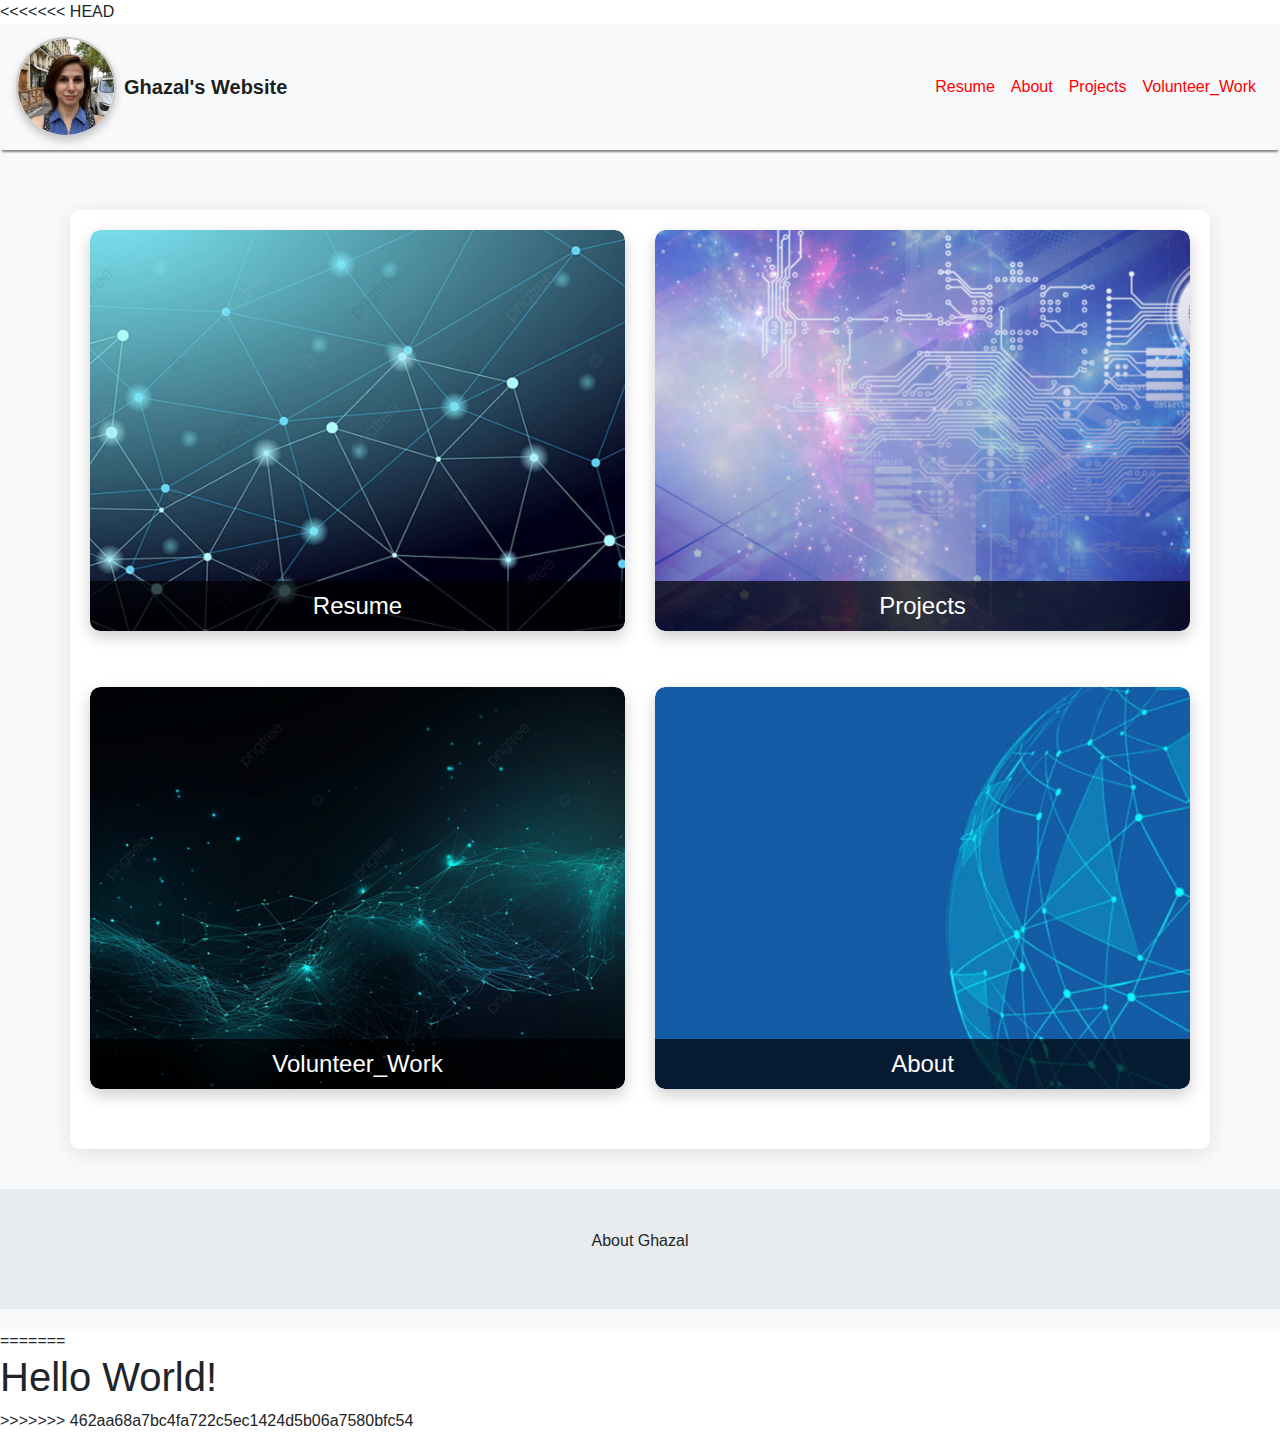
<file: index.html>
<!DOCTYPE html>
<html lang="en">
    <head>
        <meta charset="UTF-8">
        <meta name="viewport" content="width=device-width, initial-scale=1.0">
        <meta http-equiv="X-UA-Compatible" content="ie=edge">
        <title>Ghazal Resume Project</title>
        <link rel = "stylesheet" href = "styles.css">
<<<<<<< HEAD
        <link rel="stylesheet" href="https://maxcdn.bootstrapcdn.com/bootstrap/4.5.2/css/bootstrap.min.css">

    </head>
    <body>
        <header>
            <nav class="navbar navbar-expand-lg navbar-light bg-light">
                <a class="navbar-brand" href="#">
                    <div class="d-flex align-items-center">
                        <div class="circle-logo">
                            <img src="Images/IMG_3440.jpeg" alt="Logo" class="logo-image">
                        </div>
                        <span class="ml-2">Ghazal's Website</span>
                    </div>
                </a>                
                <button class="navbar-toggler" type="button" data-toggle="collapse" data-target="#navbarNav" aria-controls="navbarNav" aria-expanded="false" aria-label="Toggle navigation">
                    <span class="navbar-toggler-icon"></span>
                </button>
                <div class="collapse navbar-collapse" id="navbarNav">
                    <ul class="navbar-nav ml-auto">
                        <li class="nav-item">
                            <a class="nav-link" href="Resume.html">Resume</a>
                        </li>
                        <li class="nav-item">
                            <a class="nav-link" href="#About">About</a>
                        </li>
                        <li class="nav-item">
                            <a class="nav-link" href="Projects.html">Projects</a>
                        </li>
                        <li class="nav-item">
                            <a class="nav-link" href="Volunteer.html">Volunteer_Work</a>
                        </li>
                    </ul>
                </div>
            </nav>
        </header>
        <main>
            
            <section id="Pictures">
                <div class="container">
                    <div class="row">
                        <div class="col-md-6 mb-4">
                            <figure class="image-wrapper">
                                <a href="Resume.html">
                                    <img src="Images/Screenshot 2024-10-21 at 2.19.22 PM.png" class="img-fluid" alt="Image1">
                                <figcaption class="text-center mt-2">Resume</figcaption> 
                                </a>
                            </figure>
                        </div>
                        <div class="col-md-6 mb-4">
                            <figure class="image-wrapper">
                                <a href="Projects.html">
                                    <img src="Images/Screenshot 2024-10-21 at 2.19.51 PM.png" class="img-fluid" alt="Image2">
                                <figcaption class="text-center-2">Projects</figcaption>
                                </a>
                            </figure>
                        </div>
                    </div>
                    <div class="row mt-3">
                        <div class="col-md-6 mb-4">
                            <figure class="image-wrapper">
                                <a href="Volunteer.html">
                                    <img src="Images/Screenshot 2024-10-21 at 2.20.12 PM.png" class="img-fluid" alt="Image3">
                                <figcaption class="text-center mt-2">Volunteer_Work</figcaption>
                                </a>
                            </figure>
                        </div>
                        <div class="col-md-6 mb-4">
                            <figure class="image-wrapper">
                                <a href="#About">
                                    <img src="Images/Screenshot 2024-10-21 at 2.20.26 PM.png" class="img-fluid" alt="Image4">
                                <figcaption class="text-center mt-2">About</figcaption>
                                </a>
                            </figure>
                        </div>
                    </div>
                </div>
            </section>
            <section id="About">
                <div class="container">
                    <p>About Ghazal</p>
                </div>
            </section>
        </main>
        <script src="https://ajax.googleapis.com/ajax/libs/jquery/3.5.1/jquery.min.js"></script>
        <script src="https://cdnjs.cloudflare.com/ajax/libs/popper.js/1.16.0/umd/popper.min.js"></script>
        <script src="https://maxcdn.bootstrapcdn.com/bootstrap/4.5.2/js/bootstrap.min.js"></script>

    </body>
=======
    </head>
    <body>
        <h1>Hello World!</h1>
    </body>
</html>
>>>>>>> 462aa68a7bc4fa722c5ec1424d5b06a7580bfc54
</file>
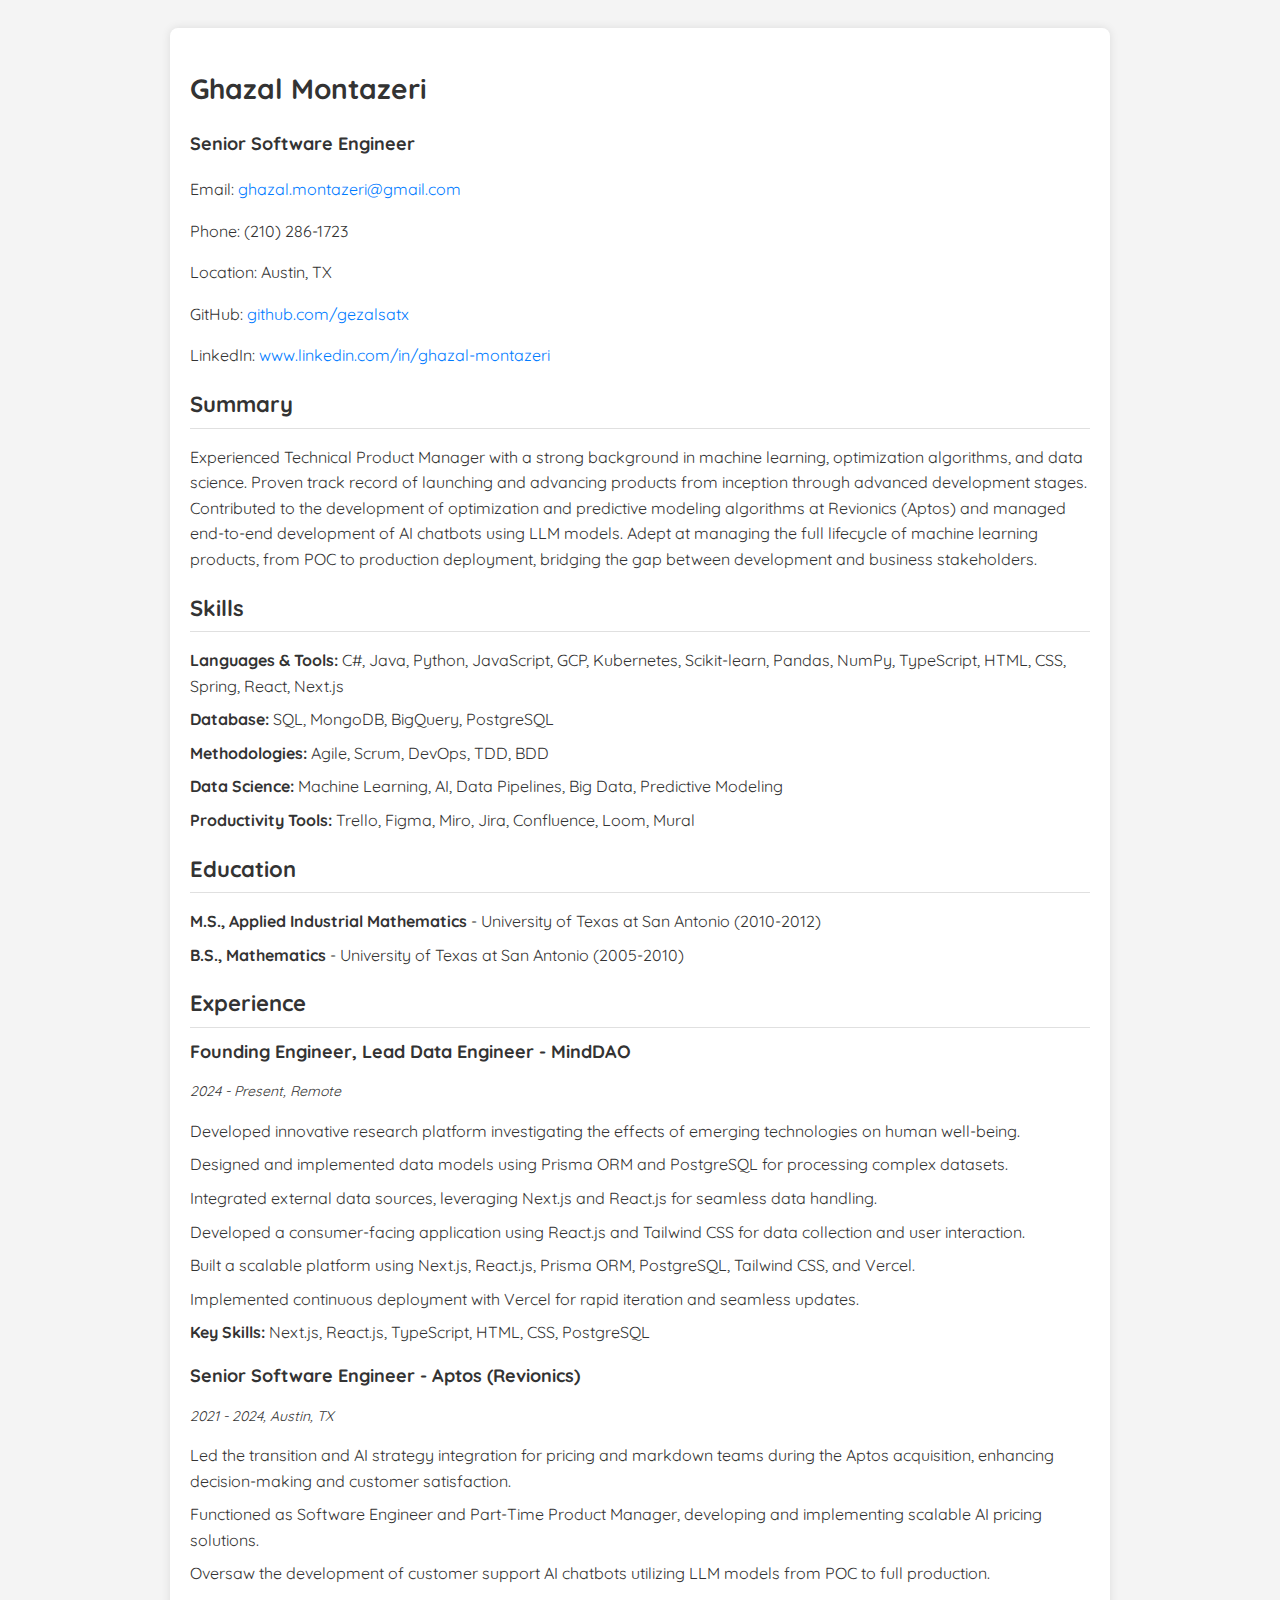
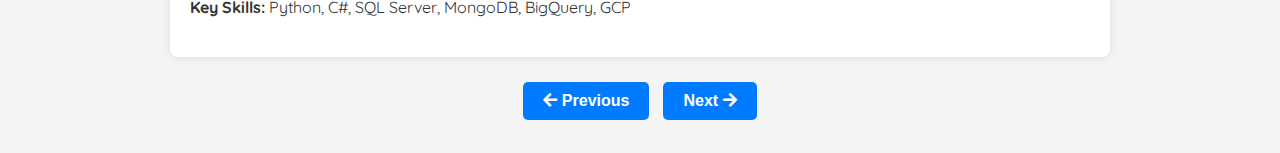
<file: Resume.html>
<!DOCTYPE html>
<html lang="en">
<head>
    <meta charset="UTF-8">
    <meta name="viewport" content="width=device-width, initial-scale=1.0">
    <link rel="stylesheet" href="https://cdnjs.cloudflare.com/ajax/libs/font-awesome/5.15.4/css/all.min.css">
    <link rel="preconnect" href="https://fonts.googleapis.com">
    <link rel="preconnect" href="https://fonts.gstatic.com" crossorigin>
    <link href="https://fonts.googleapis.com/css2?family=Quicksand:wght@300..700&display=swap" rel="stylesheet">
    <title>Ghazal Montazeri - Resume</title>
    <style>
        /* Basic Styling */
        body {
            font-family: 'Quicksand', sans-serif;
            line-height: 1.6;
            background-color: #f4f4f4;
            padding: 20px;
            color: #333;
        }
        .container {
            max-width: 900px;
            margin: 0 auto;
            background-color: #fff;
            padding: 20px;
            border-radius: 8px;
            box-shadow: 0 0 10px rgba(0, 0, 0, 0.1);
            display: none; /* Hide all pages by default */
        }
        .container.active {
            display: block; /* Show only the active page */
        }
        h1 {
            font-size: 28px;
            color: #333;
        }
        h2 {
            font-size: 22px;
            color: #333;
            margin-bottom: 10px;
            border-bottom: 1px solid #e0e0e0;
            padding-bottom: 5px;
        }
        h3 {
            font-size: 20px;
            margin: 10px 0;
        }
        .contact-info a {
            color: #007BFF;
            text-decoration: none;
        }
        .job-title {
            font-size: 18px;
            font-weight: bold;
            color: #333;
        }
        .job-date-location {
            font-style: italic;
            font-size: 14px;
        }
        ul {
            list-style-type: none;
            padding: 0;
        }
        li {
            margin-bottom: 8px;
        }
        .pagination {
            text-align: center;
            margin-top: 20px;
        }
        .pagination button {
            padding: 10px 20px;
            font-size: 16px;
            cursor: pointer;
            margin: 5px;
        }
        .highlight-line {
            transition: background-color 0.3s ease;
        }
        .highlight-line:hover {
            background-color: yellow;
            color: #333;
        }
        .page-button {
            padding: 10px 20px;
            font-size: 16px;
            font-weight: bold;
            color: #ffffff;
            background-color: #007BFF;
            border: none;
            border-radius: 5px;
            cursor: pointer;
            transition: background-color 0.3s ease, transform 0.2s ease;
            margin: 0 5px;
        }
        .page-button:hover {
            background-color: #0056b3;
            transform: scale(1.05);
        }
        .page-button:active {
            background-color: #004080;
            transform: scale(0.98);
        }
    </style>
</head>
<body>
    <div class="container active" id="page1">
        <h1>Ghazal Montazeri</h1>
        <p class="job-title">Senior Software Engineer</p>
        <div class="contact-info">
            <p>Email: <a href="mailto:ghazal.montazeri@gmail.com">ghazal.montazeri@gmail.com</a></p>
            <p>Phone: (210) 286-1723</p>
            <p>Location: Austin, TX</p>
            <p>GitHub: <a href="https://github.com/gezalsatx" target="_blank">github.com/gezalsatx</a></p>
            <p>LinkedIn: <a href="https://www.linkedin.com/in/ghazal-montazeri-b872352b/" target="_blank">www.linkedin.com/in/ghazal-montazeri</a></p>
        </div>

        <h2 class="section-title">Summary</h2>
        <p>
            Experienced Technical Product Manager with a strong background in machine learning, optimization algorithms, and data science. 
            Proven track record of launching and advancing products from inception through advanced development stages. 
            Contributed to the development of optimization and predictive modeling algorithms at Revionics (Aptos) and managed 
            end-to-end development of AI chatbots using LLM models. Adept at managing the full lifecycle of machine learning products, 
            from POC to production deployment, bridging the gap between development and business stakeholders.
        </p>

        <h2 class="section-title">Skills</h2>
        <ul>
            <li><strong>Languages & Tools:</strong> C#, Java, Python, JavaScript, GCP, Kubernetes, Scikit-learn, Pandas, NumPy, TypeScript, HTML, CSS, Spring, React, Next.js</li>
            <li><strong>Database:</strong> SQL, MongoDB, BigQuery, PostgreSQL</li>
            <li><strong>Methodologies:</strong> Agile, Scrum, DevOps, TDD, BDD</li>
            <li><strong>Data Science:</strong> Machine Learning, AI, Data Pipelines, Big Data, Predictive Modeling</li>
            <li><strong>Productivity Tools:</strong> Trello, Figma, Miro, Jira, Confluence, Loom, Mural</li>
        </ul>

        <h2 class="section-title">Education</h2>
        <ul>
            <li><strong>M.S., Applied Industrial Mathematics</strong> - University of Texas at San Antonio (2010-2012)</li>
            <li><strong>B.S., Mathematics</strong> - University of Texas at San Antonio (2005-2010)</li>
        </ul>

        <h2 class="section-title">Experience</h2>
        <h3 class="job-title">Founding Engineer, Lead Data Engineer - MindDAO</h3>
        <p class="job-date-location">2024 - Present, Remote</p>
        <ul>
            <li>Developed innovative research platform investigating the effects of emerging technologies on human well-being.</li>
            <li>Designed and implemented data models using Prisma ORM and PostgreSQL for processing complex datasets.</li>
            <li>Integrated external data sources, leveraging Next.js and React.js for seamless data handling.</li>
            <li>Developed a consumer-facing application using React.js and Tailwind CSS for data collection and user interaction.</li>
            <li>Built a scalable platform using Next.js, React.js, Prisma ORM, PostgreSQL, Tailwind CSS, and Vercel.</li>
            <li>Implemented continuous deployment with Vercel for rapid iteration and seamless updates.</li>
            <li><strong>Key Skills:</strong> Next.js, React.js, TypeScript, HTML, CSS, PostgreSQL</li>
        </ul>

        <h3 class="job-title">Senior Software Engineer - Aptos (Revionics)</h3>
        <p class="job-date-location">2021 - 2024, Austin, TX</p>
        <ul>
            <li>Led the transition and AI strategy integration for pricing and markdown teams during the Aptos acquisition, enhancing decision-making and customer satisfaction.</li>
            <li>Functioned as Software Engineer and Part-Time Product Manager, developing and implementing scalable AI pricing solutions.</li>
            <li>Oversaw the development of customer support AI chatbots utilizing LLM models from POC to full production.</li>
            <li><strong>Key Skills:</strong> Python, C#, SQL Server, MongoDB, BigQuery, GCP</li>
        </ul>
    </div>
    <div class="container" id="page2">
        <h2 class="section-title">Experience (Continued)</h2>

        <h3 class="job-title">Machine Learning Engineer - Revionics</h3>
        <p class="job-date-location">2019 - 2021, Austin, TX</p>
        <ul>
            <li>Designed and optimized machine learning algorithms for price forecasting and optimization.</li>
            <li>Managed multi-terabyte data sets using Google Cloud Platform (GCP) and BigQuery to ensure scalability and reliability.</li>
            <li>Deployed predictive models for dynamic pricing.</li>
            <li>Conducted research and development projects to explore advanced machine learning techniques, contributing to innovative retail pricing solutions.</li>
            <li>Translated complex data science metrics into actionable business strategies, enhancing product offerings and efficiency.</li>
            <li><strong>Key Skills:</strong> Python, C#, MATLAB, SQL Server, MongoDB, GCP, BigQuery</li>
        </ul>

        <h3 class="job-title">Software Engineer Development Lead - Revionics</h3>
        <p class="job-date-location">2014 - 2019, Austin, TX</p>
        <ul>
            <li>Led a team of software engineers in developing pricing optimization software, significantly improving system performance and customer satisfaction.</li>
            <li>Innovated and refined machine learning algorithms for price prediction, enabling efficient analysis of multi-million-row datasets.</li>
            <li>Led the zero-to-one development of several products, including a budget optimization tool, working closely with product owners, designers, and stakeholders to transform ideas into fully functional products.</li>
            <li><strong>Key Skills:</strong> C#, SQL, MongoDB, MATLAB, JavaScript</li>
        </ul>

        <h3 class="job-title">Software Engineer - H-E-B</h3>
        <p class="job-date-location">2014 - 2019, Austin, TX</p>
        <ul>
            <li>Developed a proof-of-concept that transitioned into a production-ready application, reimagining key features for improved performance and accuracy.</li>
            <li>Migrated complex mathematical logic from SQL to a Java-based module, reducing inefficiencies and increasing system robustness.</li>
            <li>Built and optimized user-driven queries using jQuery and the Spring framework to handle hundreds of thousands of results with minimal latency.</li>
            <li><strong>Key Skills:</strong> Java, SQL Server, jQuery, JavaScript, Node.js, HTML, CSS, Bootstrap</li>
        </ul>

        <h2 class="section-title">Volunteering</h2>
        <ul>
            <li><strong>Founder and Administrator</strong> - S.S.A.A. (A global support group organization)</li>
            <li><strong>Volunteer</strong> - S.A.F.E. Alliance, Austin, TX (Local Shelter)</li>
        </ul>
    </div>
    <div class="pagination">
        <button onclick="showPage(1)" class="page-button">
            <i class="fas fa-arrow-left"></i> Previous
        </button>
        <button onclick="showPage(2)" class="page-button">
            Next <i class="fas fa-arrow-right"></i>
        </button>
    </div>
    <script src="script.js"></script>
</body>
</html>
</file>
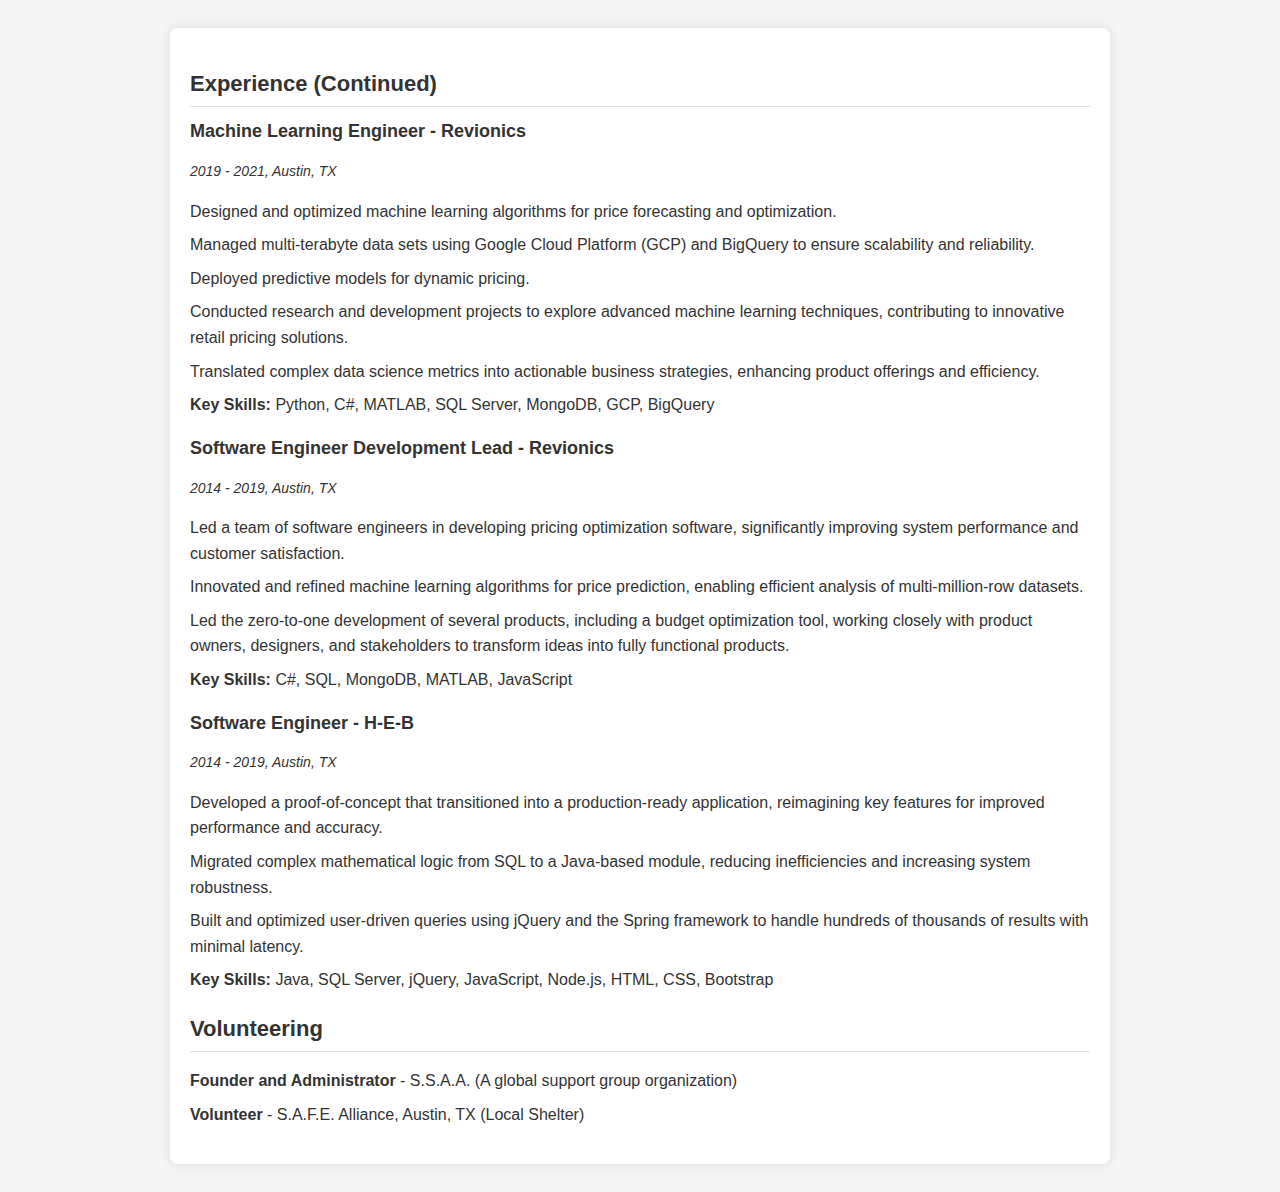
<file: Volunteer.html>
<!DOCTYPE html>
<html lang="en">
<head>
    <meta charset="UTF-8">
    <meta name="viewport" content="width=device-width, initial-scale=1.0">
    <title>Ghazal Montazeri - Resume (Page 2)</title>
    <style>
        /* Basic Styling */
        body {
            font-family: Arial, sans-serif;
            line-height: 1.6;
            background-color: #f4f4f4;
            padding: 20px;
            color: #333;
        }
        .container {
            max-width: 900px;
            margin: 0 auto;
            background-color: #fff;
            padding: 20px;
            border-radius: 8px;
            box-shadow: 0 0 10px rgba(0, 0, 0, 0.1);
        }
        h2 {
            font-size: 22px;
            color: #333;
            margin-bottom: 10px;
            border-bottom: 1px solid #e0e0e0;
            padding-bottom: 5px;
        }
        h3 {
            font-size: 20px;
            margin: 10px 0;
        }
        .job-title {
            font-size: 18px;
            font-weight: bold;
            color: #333;
        }
        .job-date-location {
            font-style: italic;
            font-size: 14px;
        }
        ul {
            list-style-type: none;
            padding: 0;
        }
        li {
            margin-bottom: 8px;
        }
    </style>
</head>
<body>
    <div class="container">
        <h2 class="section-title">Experience (Continued)</h2>

        <h3 class="job-title">Machine Learning Engineer - Revionics</h3>
        <p class="job-date-location">2019 - 2021, Austin, TX</p>
        <ul>
            <li>Designed and optimized machine learning algorithms for price forecasting and optimization.</li>
            <li>Managed multi-terabyte data sets using Google Cloud Platform (GCP) and BigQuery to ensure scalability and reliability.</li>
            <li>Deployed predictive models for dynamic pricing.</li>
            <li>Conducted research and development projects to explore advanced machine learning techniques, contributing to innovative retail pricing solutions.</li>
            <li>Translated complex data science metrics into actionable business strategies, enhancing product offerings and efficiency.</li>
            <li><strong>Key Skills:</strong> Python, C#, MATLAB, SQL Server, MongoDB, GCP, BigQuery</li>
        </ul>

        <h3 class="job-title">Software Engineer Development Lead - Revionics</h3>
        <p class="job-date-location">2014 - 2019, Austin, TX</p>
        <ul>
            <li>Led a team of software engineers in developing pricing optimization software, significantly improving system performance and customer satisfaction.</li>
            <li>Innovated and refined machine learning algorithms for price prediction, enabling efficient analysis of multi-million-row datasets.</li>
            <li>Led the zero-to-one development of several products, including a budget optimization tool, working closely with product owners, designers, and stakeholders to transform ideas into fully functional products.</li>
            <li><strong>Key Skills:</strong> C#, SQL, MongoDB, MATLAB, JavaScript</li>
        </ul>

        <h3 class="job-title">Software Engineer - H-E-B</h3>
        <p class="job-date-location">2014 - 2019, Austin, TX</p>
        <ul>
            <li>Developed a proof-of-concept that transitioned into a production-ready application, reimagining key features for improved performance and accuracy.</li>
            <li>Migrated complex mathematical logic from SQL to a Java-based module, reducing inefficiencies and increasing system robustness.</li>
            <li>Built and optimized user-driven queries using jQuery and the Spring framework to handle hundreds of thousands of results with minimal latency.</li>
            <li><strong>Key Skills:</strong> Java, SQL Server, jQuery, JavaScript, Node.js, HTML, CSS, Bootstrap</li>
        </ul>

        <h2 class="section-title">Volunteering</h2>
        <ul>
            <li><strong>Founder and Administrator</strong> - S.S.A.A. (A global support group organization)</li>
            <li><strong>Volunteer</strong> - S.A.F.E. Alliance, Austin, TX (Local Shelter)</li>
        </ul>
    </div>
</body>
</html>
</file>
<file: styles.css>
body {
    font-family: Arial, sans-serif;
<<<<<<< HEAD
    background-color: pink;
    margin: 0;
    padding: 0;
}
@media only screen and (max-width: 575px) {
    body {
        font-size: 14px;
    }
}
/* Small devices */
@media only screen and (min-width: 576px) and (max-width: 767px) {
    body {
        font-size: 15px;
    }
    #Pictures img {
        margin-bottom: 20px; /* Add space below images on small screens */
    }
}
/* Medium devices */
@media only screen and (min-width: 768px) and (max-width: 991px) {
    body {
        font-size: 17px;
    }
    .navbar-nav {
        text-align: center;
    }
}
/* Large devices */
@media only screen and (min-width: 992px) and (max-width: 1199px) {
    body {
        font-size: 18px;
    }
}
/* Extra large devices */
@media only screen and (min-width: 1200px) {
    body {
        font-size: 20px;
    }
}
* {
    margin: 0;
    padding: 0;
    box-sizing: border-box;
}
.circle-logo {
    width: 100px;
    height: 100px;
    border-radius: 50%;
    overflow: hidden;
    display: flex;
    justify-content: center;
    align-items: center;
    border: 2px solid #ccc;
    background-color: #fff;
    box-shadow: 0 4px 8px rgba(0, 0, 0, 0.2);
}
.circle-logo img {
    width: 100%;
    height: 100%;
    object-fit: cover;
}
.navbar {
    background-color: orange !important;
    padding: 15px 20px; 
    box-shadow: 0 4px 2px -2px gray;
}
.navbar-brand {
    color: white;
    font-size: 24px;
    font-weight: bold; 
}
.navbar-nav .nav-link {
    color: red !important;
    padding: 10px;
    font-size: 16px;
    transition: color 0.3s ease;
}
.navbar-nav .nav-link:hover {
    color: #0062ff !important;
    text-decoration: underline;
}
header {
    background-color:  orange !important;
}
html {
    scroll-behavior: smooth;
}
/* Styling for the main section */
main {
    background-color: #f8f9fa; /* Light background color for the entire main section */
    padding: 20px 0; /* Padding around the content */
}
#About {
    padding: 40px 0;
    background-color: #e9ecef;
    text-align: center;
}
h2 {
    color: #333;
    font-weight: bold;
    margin-bottom: 20px;
}

/* Styling for the Pictures section */
#Pictures {
    padding: 40px 0; /* Add space above and below the section */
    text-align: center; /* Center the content */
}

#Pictures .container {
    background-color: #fff; /* White background for better contrast */
    border-radius: 10px; /* Rounded corners */
    box-shadow: 0 4px 20px rgba(0, 0, 0, 0.1); /* Soft shadow for a lifted effect */
    padding: 20px; /* Padding inside the container */
}

/* Styling for the images */
#Pictures img {
    /*width: 100%;
    height: 300px;*/
    border-radius: 10px; /* Rounded corners for images */
    box-shadow: 0 6px 15px rgba(0, 0, 0, 0.2); /* Slight shadow for depth */
    transition: transform 0.3s ease, box-shadow 0.3s ease; /* Smooth transition on hover */
}

/* Image hover effect */
#Pictures img:hover {
    transform: scale(1.05); /* Slight zoom on hover */
    box-shadow: 0 8px 25px rgba(0, 0, 0, 0.3); /* Intensify shadow on hover */
}

/* Styling for image containers to maintain aspect ratio */
.image-wrapper {
    position: relative;
    width: 100%;
    padding-bottom: 75%; /* Aspect ratio of 16:9 (height divided by width, 9/16 = 56.25%) */
    overflow: hidden;
    border-radius: 10px; /* Optional: Rounded corners for a consistent look */
    box-shadow: 0 6px 15px rgba(0, 0, 0, 0.2); /* Optional: Shadow for a lifted effect */    
}

/* Styling for images inside the image wrapper */
.image-wrapper img {
    position: absolute;
    top: 0;
    left: 0;
    width: 100%;
    height: 100%;
    object-fit: cover;
    transition: transform 0.3s ease, box-shadow 0.3s ease; /* Smooth ransition for hover effects */
}
.image-wrapper figcaption {
    position: absolute;
    bottom: 0;
    left: 0;
    width: 100%;
    height: 50px;
    background: rgba(0, 0, 0, 0.7);
    color: #fff;
    font-size: 24px;
    display: flex;
    justify-content: center;
    align-items: center;
    text-align: center;
    padding: 0;
    box-sizing: border-box;
    transition: background-color 0.3s ease;
    border-radius: 0 0 10px 10px;
}

/* Optional: Add a hover effect for images */
.image-wrapper img:hover {
    transform: scale(1.05); /* Slight zoom on hover */
    box-shadow: 0 8px 25px rgba(0, 0, 0, 0.3); /* Intensify shadow on hover */
}
.image-wrapper:hover figcaption {
    background-color: rgba(0, 0, 0, 0.85);
}
/* figcaption {
    font-size: 20px;
    color: #555;
    margin-top: 10px;
    text-align: center;
    background-color: rgba(255, 255, 255, 0.8);
    padding: 5px;
    border-radius: 5px;
    box-shadow: 0 2px 5px rgba(0, 0, 0, 0.1);
}
figcaption:hover {
    background-color: #f0f0f0;
    transition: background-color 0.3s ease;
}*/
/* Styling for sentence highlighting */
.highlight-line {
    transition: background-color 0.3s ease, color 0.3s ease; /* Smooth transition */
    cursor: pointer; /* Pointer cursor to indicate interactivity */
}

/* Hover effect styles */
.hover-highlight {
    background-color: yellow; /* Background color on hover */
    color: #333; /* Text color on hover */
}

/* Optional additional styles for a refined look */
.hover-highlight {
    box-shadow: 0 2px 4px rgba(0, 0, 0, 0.2); /* Subtle shadow on hover */
    padding: 2px 4px; /* Slight padding for a "raised" effect */
    border-radius: 4px; /* Rounded corners for the hover effect */
}

=======
    background-color: #f4f4f4;
    margin: 0;
    padding: 0;
}
h1 {
    color: #333;
    text-align: center;
}
>>>>>>> 462aa68a7bc4fa722c5ec1424d5b06a7580bfc54
</file>
